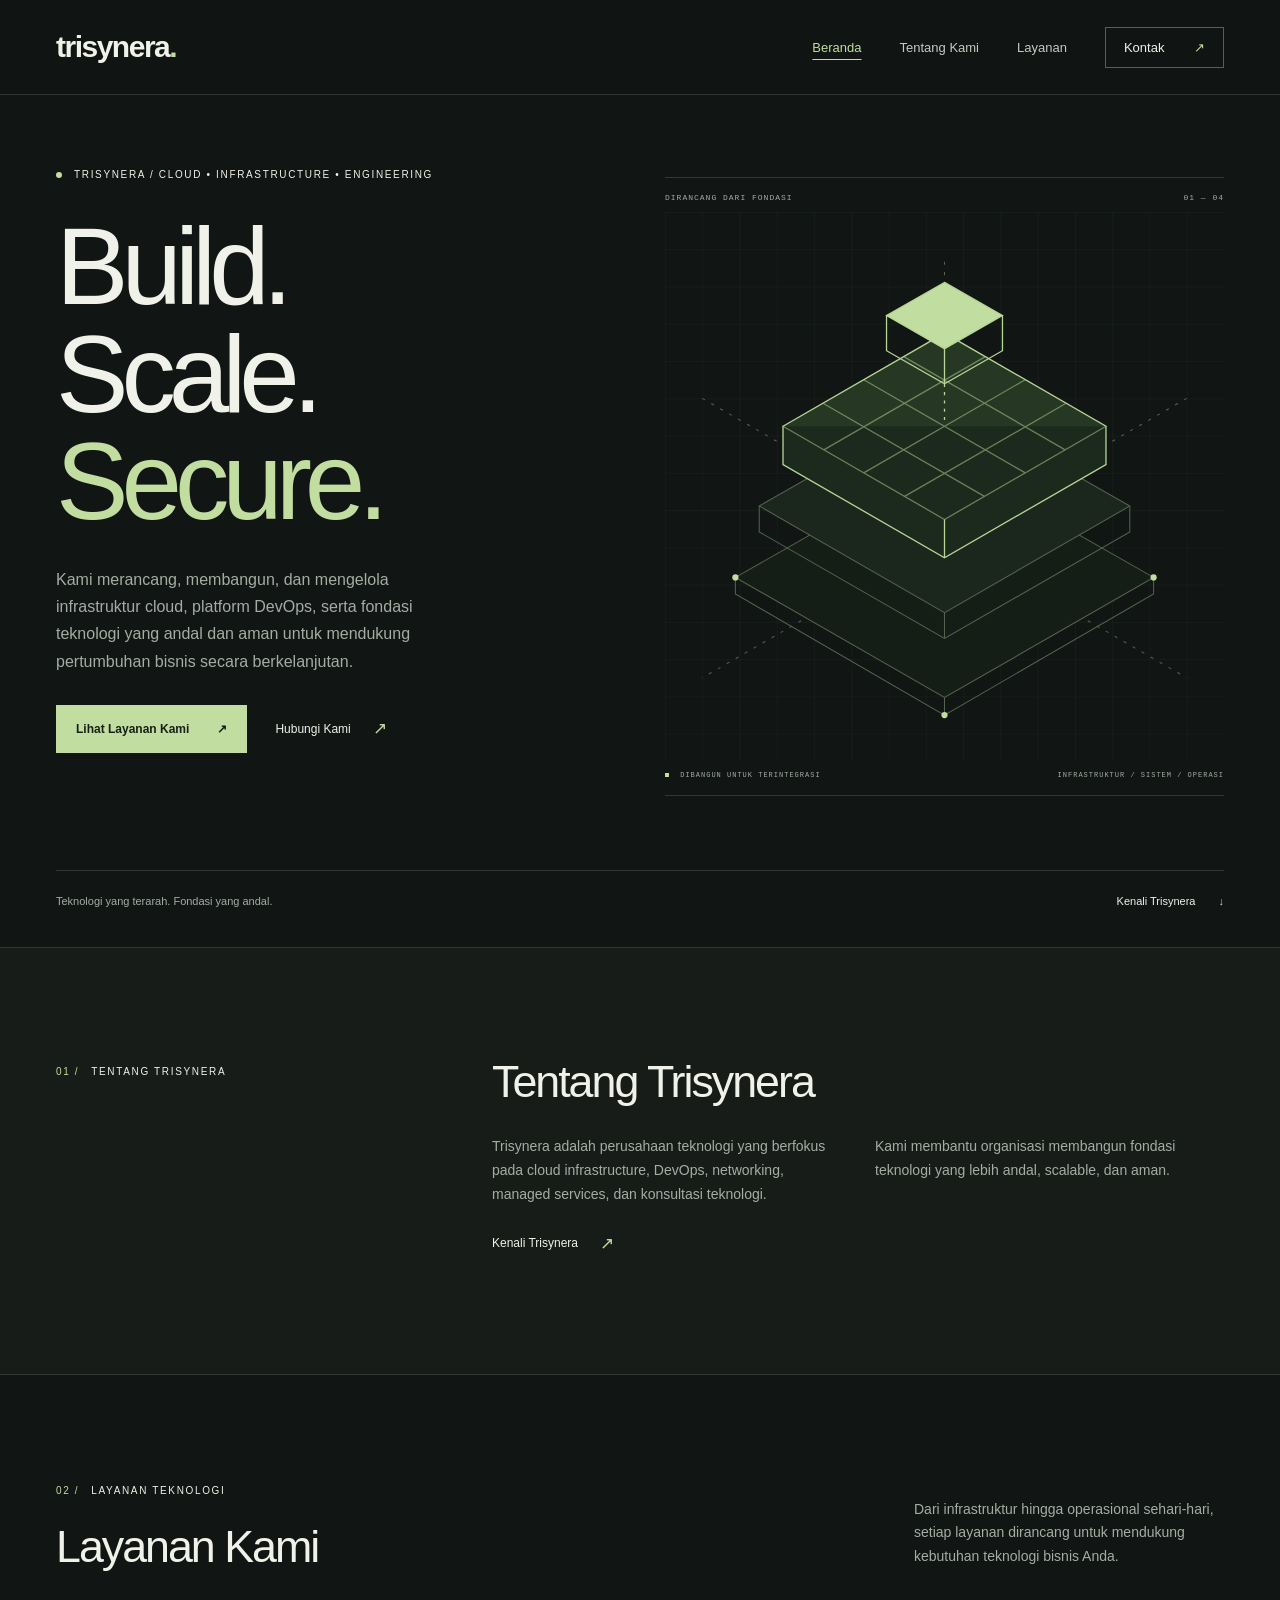
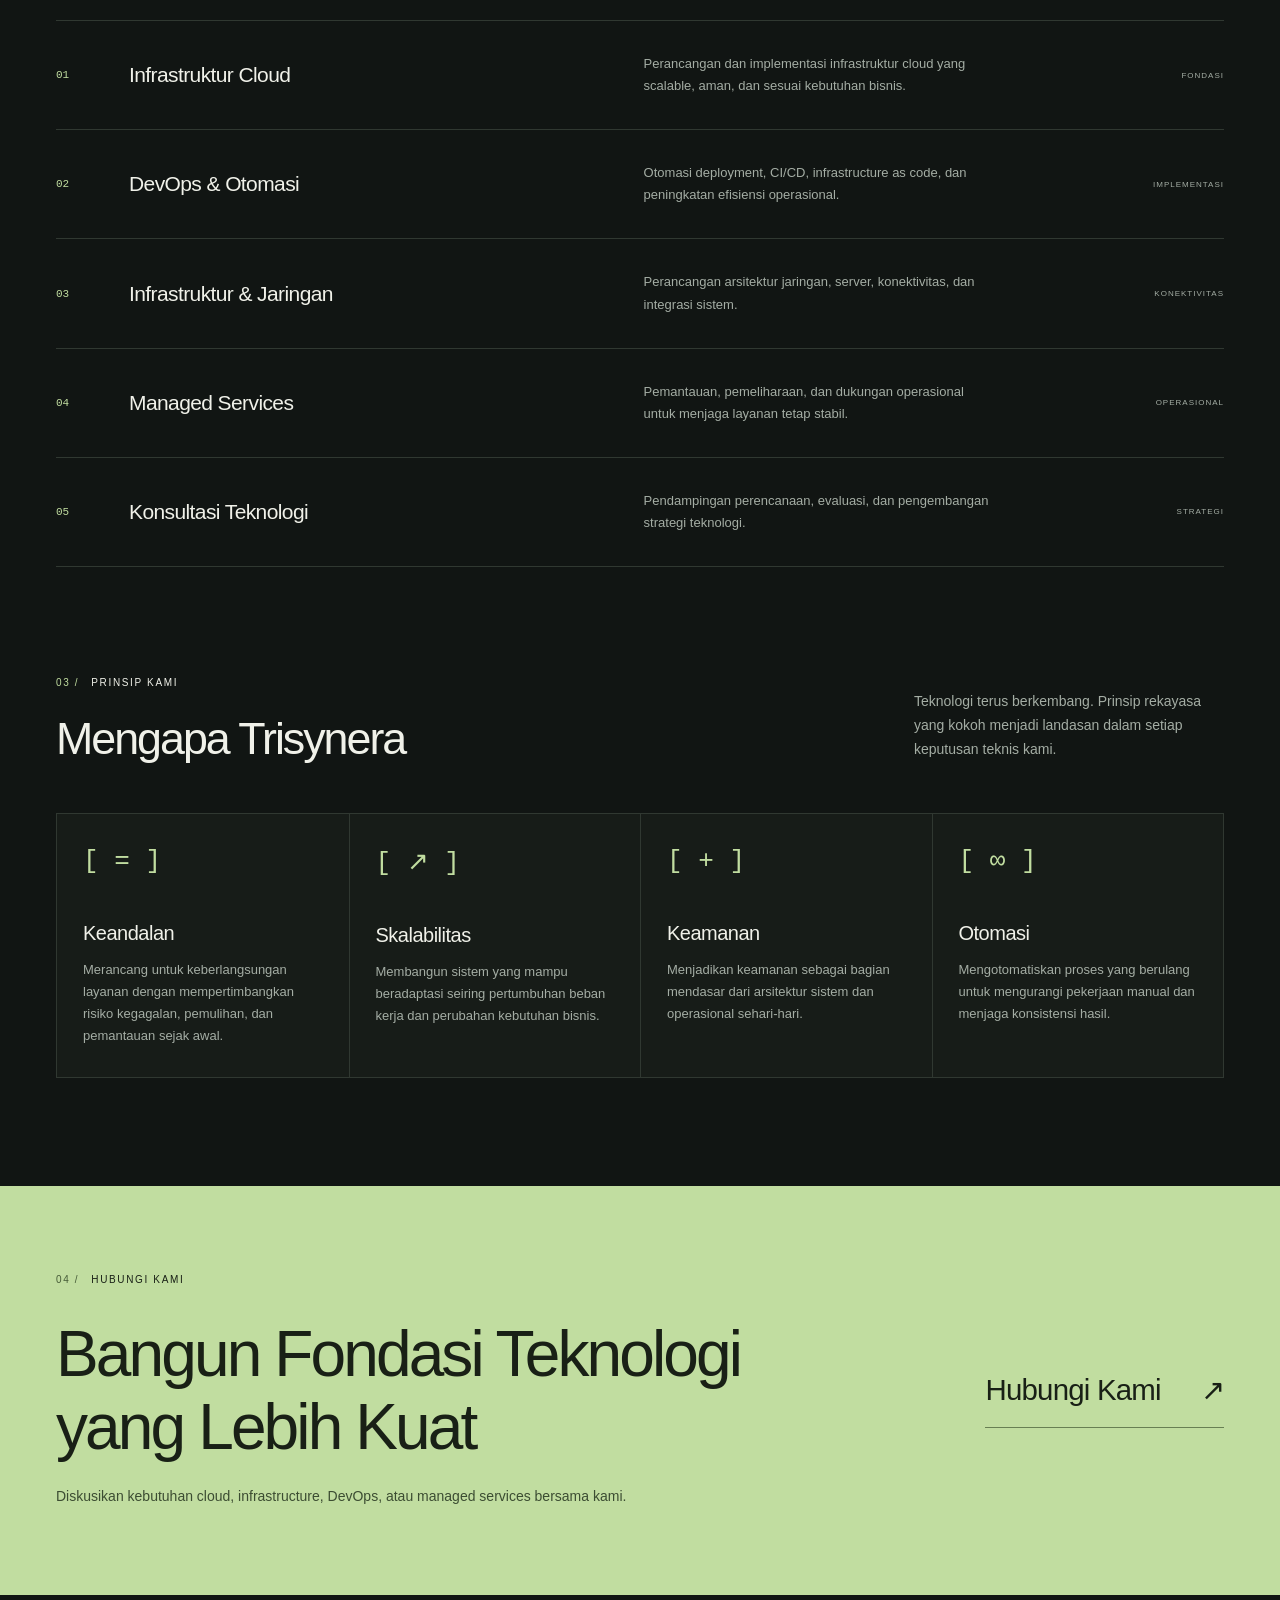
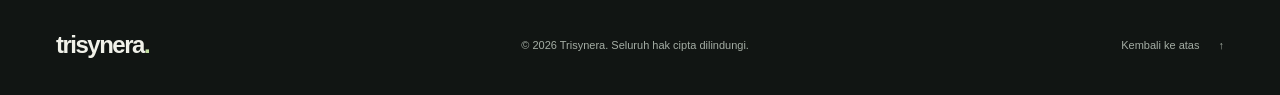
<file: index.html>
<!doctype html>
<html lang="id">
  <head>
    <meta charset="utf-8">
    <meta name="viewport" content="width=device-width, initial-scale=1">
    <meta name="theme-color" content="#111513">
    <title>Trisynera — Build. Scale. Secure.</title>
    <meta name="description" content="Trisynera membantu organisasi membangun infrastruktur cloud, platform DevOps, dan fondasi teknologi yang andal, scalable, dan aman untuk mendukung pertumbuhan bisnis.">
    <link rel="canonical" href="https://trisynera.com/">
    <meta property="og:title" content="Trisynera — Build. Scale. Secure.">
    <meta property="og:description" content="Infrastruktur yang andal, scalable, dan aman. Trisynera mendukung kebutuhan cloud, DevOps, jaringan, managed services, dan konsultasi teknologi.">
    <meta property="og:type" content="website">
    <meta property="og:url" content="https://trisynera.com/">
    <link rel="stylesheet" href="/assets/css/style.css">
    <script src="/assets/js/main.js" defer></script>
  </head>
  <body id="top">
    <a class="skip-link" href="#main">Lewati ke konten utama</a>
    <header class="site-header">
      <div class="container header-inner">
        <a class="wordmark" href="/" aria-label="Beranda Trisynera">trisynera<span aria-hidden="true">.</span></a>
        <button class="menu-toggle" type="button" aria-expanded="false" aria-controls="primary-navigation">Menu <span aria-hidden="true">+</span></button>
        <nav id="primary-navigation" aria-label="Navigasi utama">
          <a href="/" aria-current="page">Beranda</a>
          <a href="/about/">Tentang Kami</a>
          <a href="/services/">Layanan</a>
          <a class="nav-contact" href="/contact/">Kontak <span aria-hidden="true">↗</span></a>
        </nav>
      </div>
    </header>

    <main id="main" tabindex="-1">
      <section class="hero container" id="home" aria-labelledby="hero-title">
        <div class="hero-copy">
          <p class="eyebrow"><span class="status-dot" aria-hidden="true"></span> TRISYNERA / CLOUD • INFRASTRUCTURE • ENGINEERING</p>
          <h1 id="hero-title" lang="en">Build.<br>Scale.<br><span>Secure.</span></h1>
          <p class="hero-description">Kami merancang, membangun, dan mengelola infrastruktur cloud, platform DevOps, serta fondasi teknologi yang andal dan aman untuk mendukung pertumbuhan bisnis secara berkelanjutan.</p>
          <div class="hero-actions">
            <a class="button button-primary" href="/services/">Lihat Layanan Kami <span aria-hidden="true">↗</span></a>
            <a class="text-link" href="/contact/">Hubungi Kami <span aria-hidden="true">↗</span></a>
          </div>
        </div>
        <div class="hero-visual" aria-hidden="true">
          <div class="visual-topline"><span>DIRANCANG DARI FONDASI</span><span>01 — 04</span></div>
          <svg class="architecture" viewBox="0 0 540 530" fill="none">
            <defs>
              <pattern id="grid" width="36" height="36" patternUnits="userSpaceOnUse"><path d="M36 0H0V36" stroke="#26312a" stroke-width=".5"/></pattern>
            </defs>
            <rect width="540" height="530" fill="url(#grid)"/>
            <g stroke="#52634f" stroke-width="1">
              <path d="M270 48V480M36 180L504 450M504 180L36 450" stroke-dasharray="3 7"/>
              <path d="M68 353L270 238L472 353L270 469Z" fill="#151d17"/>
              <path d="M68 353V369L270 486L472 369V353M270 469V486"/>
              <path d="M91 284L270 182L449 284L270 387Z" fill="#1b261c"/>
              <path d="M91 284V309L270 412L449 309V284M270 387V412"/>
            </g>
            <g stroke="#b8d695" stroke-width="1.25">
              <path d="M114 207L270 117L426 207L270 297Z" fill="#263824"/>
              <path d="M114 207V244L270 334L426 244V207M270 297V334" fill="#1b2a1d"/>
              <path d="M114 207L270 297L426 207M153 185L309 275M192 162L348 252M231 140L387 230M153 230L309 140M192 252L348 162M231 275L387 185" opacity=".5"/>
              <path d="M270 68L326 100L270 132L214 100Z" fill="#c1dda0"/>
              <path d="M214 100V134L270 166L326 134V100M270 132V166"/>
              <path d="M270 166V205" stroke-dasharray="3 5"/>
            </g>
            <g fill="#c1dda0"><circle cx="68" cy="353" r="3"/><circle cx="472" cy="353" r="3"/><circle cx="270" cy="486" r="3"/></g>
          </svg>
          <div class="visual-bottomline"><span><i></i> DIBANGUN UNTUK TERINTEGRASI</span><span>INFRASTRUKTUR / SISTEM / OPERASI</span></div>
        </div>
        <div class="hero-footnote"><span>Teknologi yang terarah. Fondasi yang andal.</span><a href="/about/">Kenali Trisynera <span aria-hidden="true">↓</span></a></div>
      </section>

      <section class="section about-section" id="about" aria-labelledby="about-title">
        <div class="container section-layout reveal">
          <p class="eyebrow section-label"><span>01 /</span> TENTANG TRISYNERA</p>
          <div class="section-content">
            <h2 id="about-title">Tentang Trisynera</h2>
            <div class="about-copy"><p>Trisynera adalah perusahaan teknologi yang berfokus pada cloud infrastructure, DevOps, networking, managed services, dan konsultasi teknologi.</p><p>Kami membantu organisasi membangun fondasi teknologi yang lebih andal, scalable, dan aman.</p></div>
            <a class="text-link" href="/about/">Kenali Trisynera <span aria-hidden="true">↗</span></a>
          </div>
        </div>
      </section>

      <section class="section" id="services" aria-labelledby="services-title">
        <div class="container">
          <div class="section-heading reveal"><div><p class="eyebrow"><span>02 /</span> LAYANAN TEKNOLOGI</p><h2 id="services-title">Layanan Kami</h2></div><p>Dari infrastruktur hingga operasional sehari-hari, setiap layanan dirancang untuk mendukung kebutuhan teknologi bisnis Anda.</p></div>
          <div class="services-list">
            <article class="service reveal"><span class="service-number" aria-hidden="true">01</span><h3><a href="/services/">Infrastruktur Cloud</a></h3><p>Perancangan dan implementasi infrastruktur cloud yang scalable, aman, dan sesuai kebutuhan bisnis.</p><span class="service-tag">FONDASI</span></article>
            <article class="service reveal"><span class="service-number" aria-hidden="true">02</span><h3><a href="/services/">DevOps &amp; Otomasi</a></h3><p>Otomasi deployment, CI/CD, infrastructure as code, dan peningkatan efisiensi operasional.</p><span class="service-tag">IMPLEMENTASI</span></article>
            <article class="service reveal"><span class="service-number" aria-hidden="true">03</span><h3><a href="/services/">Infrastruktur &amp; Jaringan</a></h3><p>Perancangan arsitektur jaringan, server, konektivitas, dan integrasi sistem.</p><span class="service-tag">KONEKTIVITAS</span></article>
            <article class="service reveal"><span class="service-number" aria-hidden="true">04</span><h3><a href="/services/">Managed Services</a></h3><p>Pemantauan, pemeliharaan, dan dukungan operasional untuk menjaga layanan tetap stabil.</p><span class="service-tag">OPERASIONAL</span></article>
            <article class="service reveal"><span class="service-number" aria-hidden="true">05</span><h3><a href="/services/">Konsultasi Teknologi</a></h3><p>Pendampingan perencanaan, evaluasi, dan pengembangan strategi teknologi.</p><span class="service-tag">STRATEGI</span></article>
          </div>
        </div>
      </section>

      <section class="section principles-section" aria-labelledby="principles-title">
        <div class="container">
          <div class="section-heading reveal"><div><p class="eyebrow"><span>03 /</span> PRINSIP KAMI</p><h2 id="principles-title">Mengapa Trisynera</h2></div><p>Teknologi terus berkembang. Prinsip rekayasa yang kokoh menjadi landasan dalam setiap keputusan teknis kami.</p></div>
          <div class="principles-grid">
            <article class="principle reveal"><span class="principle-symbol" aria-hidden="true">[ = ]</span><h3>Keandalan</h3><p>Merancang untuk keberlangsungan layanan dengan mempertimbangkan risiko kegagalan, pemulihan, dan pemantauan sejak awal.</p></article>
            <article class="principle reveal"><span class="principle-symbol" aria-hidden="true">[ ↗ ]</span><h3>Skalabilitas</h3><p>Membangun sistem yang mampu beradaptasi seiring pertumbuhan beban kerja dan perubahan kebutuhan bisnis.</p></article>
            <article class="principle reveal"><span class="principle-symbol" aria-hidden="true">[ + ]</span><h3>Keamanan</h3><p>Menjadikan keamanan sebagai bagian mendasar dari arsitektur sistem dan operasional sehari-hari.</p></article>
            <article class="principle reveal"><span class="principle-symbol" aria-hidden="true">[ ∞ ]</span><h3>Otomasi</h3><p>Mengotomatiskan proses yang berulang untuk mengurangi pekerjaan manual dan menjaga konsistensi hasil.</p></article>
          </div>
        </div>
      </section>

      <section class="contact-section" id="contact" aria-labelledby="contact-title">
        <div class="container contact-inner reveal"><div><p class="eyebrow"><span>04 /</span> HUBUNGI KAMI</p><h2 id="contact-title">Bangun Fondasi Teknologi<br>yang Lebih Kuat</h2><p>Diskusikan kebutuhan cloud, infrastructure, DevOps, atau managed services bersama kami.</p></div><a class="contact-email" href="/contact/">Hubungi Kami <span aria-hidden="true">↗</span></a></div>
      </section>
    </main>

    <footer class="site-footer"><div class="container footer-inner"><a class="wordmark" href="/" aria-label="Beranda Trisynera">trisynera<span aria-hidden="true">.</span></a><p>© 2026 Trisynera. Seluruh hak cipta dilindungi.</p><a class="back-top" href="#top">Kembali ke atas <span aria-hidden="true">↑</span></a></div></footer>
  </body>
</html>
</file>
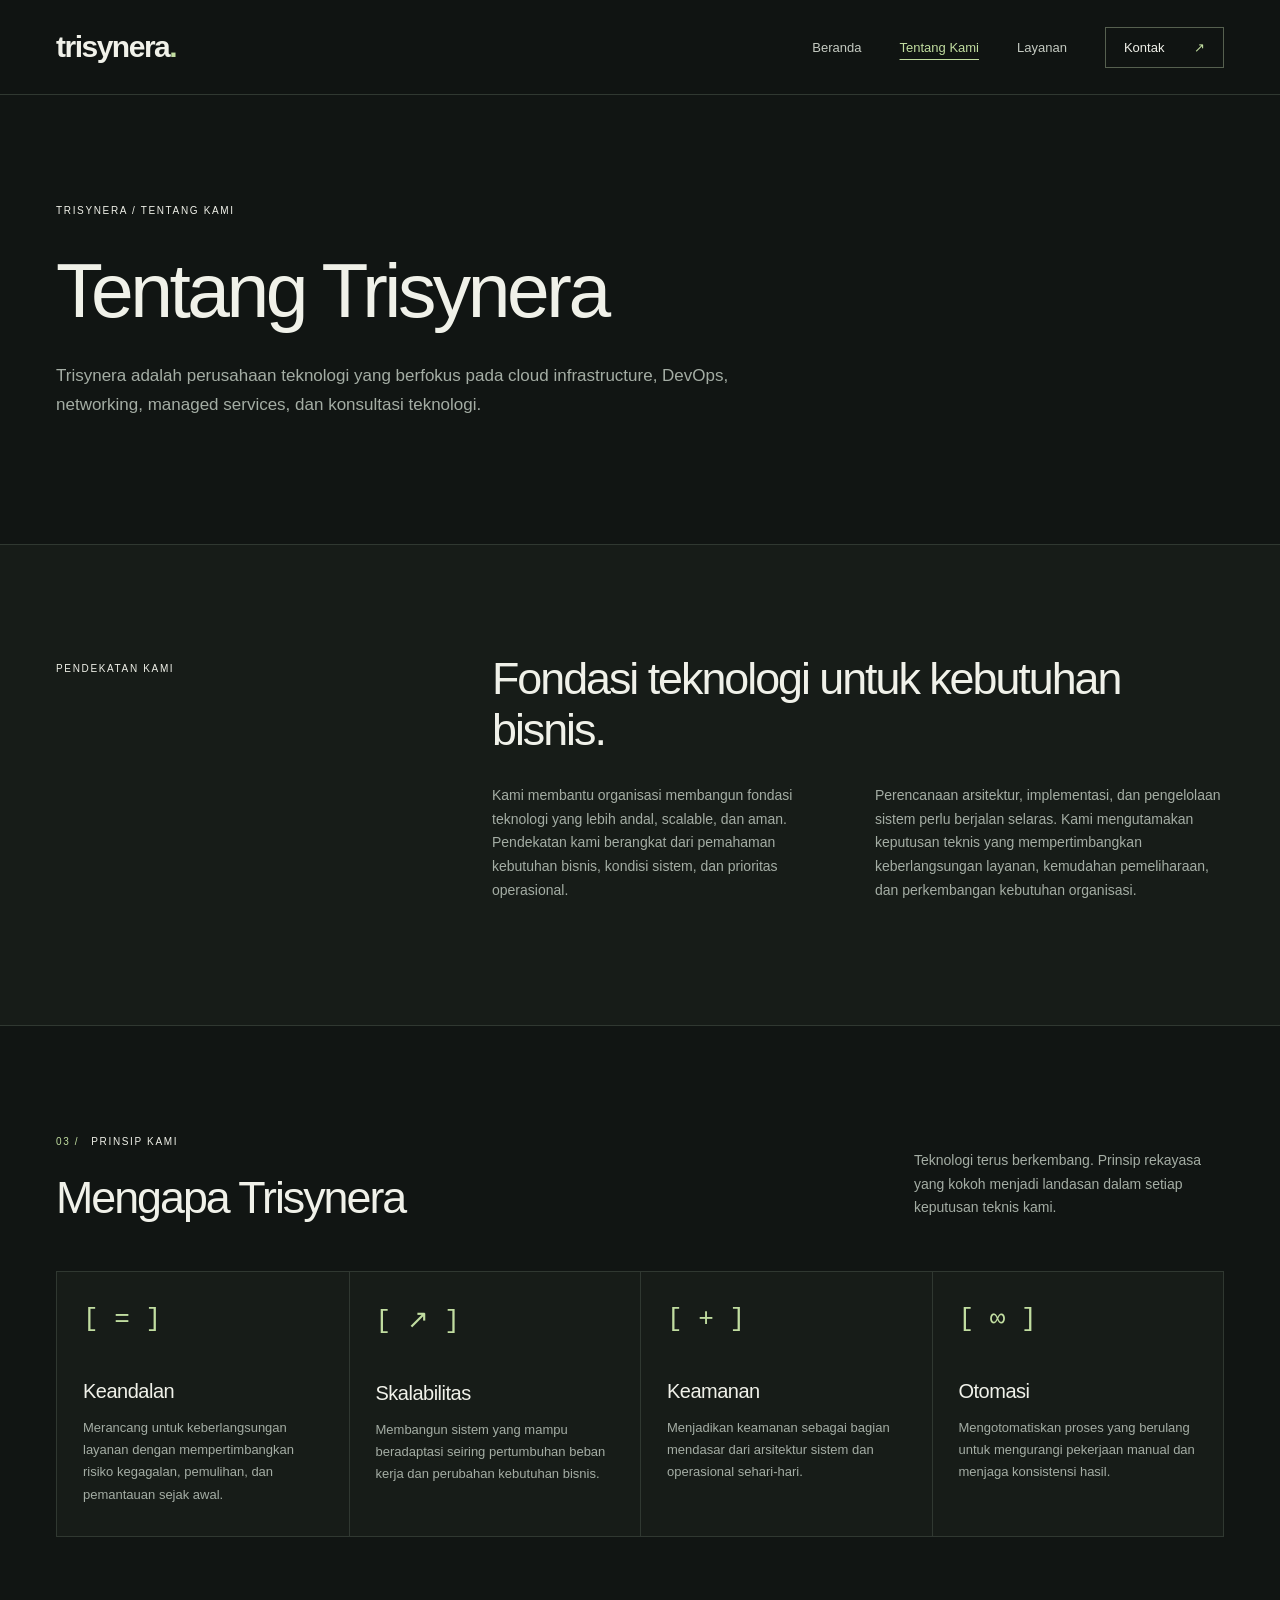
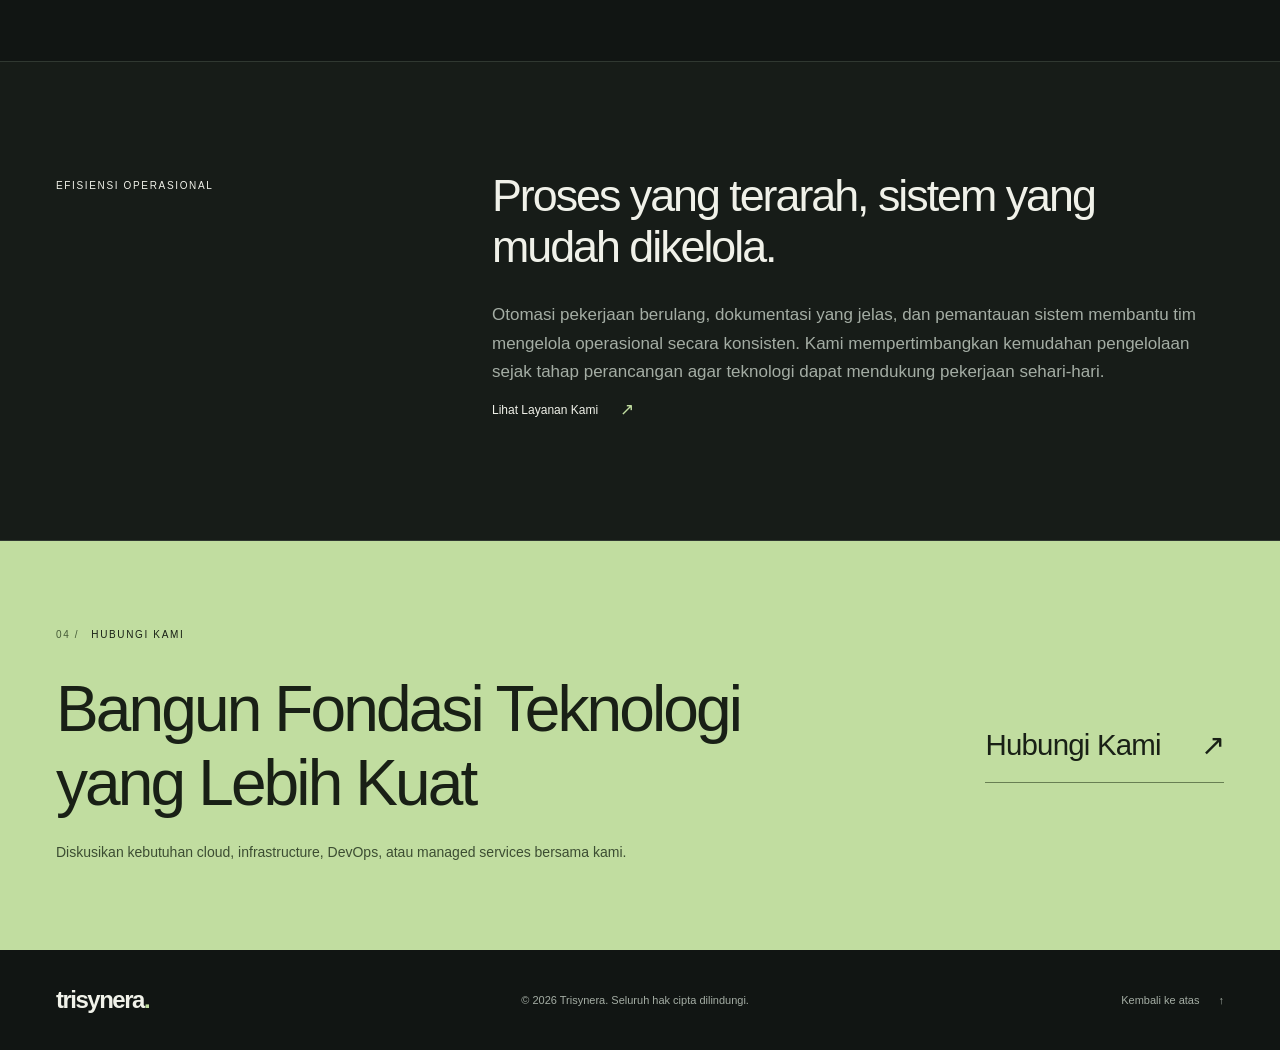
<file: about/index.html>
<!doctype html>
<html lang="id">
  <head>
    <meta charset="utf-8">
    <meta name="viewport" content="width=device-width, initial-scale=1">
    <meta name="theme-color" content="#111513">
    <title>Tentang Trisynera — Trisynera</title>
    <meta name="description" content="Kenali Trisynera dan pendekatan kami terhadap keandalan, skalabilitas, keamanan, otomasi, serta efisiensi operasional teknologi.">
    <link rel="canonical" href="https://trisynera.com/about/">
    <meta property="og:title" content="Tentang Trisynera — Trisynera">
    <meta property="og:description" content="Kenali Trisynera dan pendekatan kami terhadap keandalan, skalabilitas, keamanan, otomasi, serta efisiensi operasional teknologi.">
    <meta property="og:type" content="website">
    <meta property="og:url" content="https://trisynera.com/about/">
    <link rel="stylesheet" href="/assets/css/style.css">
    <script src="/assets/js/main.js" defer></script>
  </head>
  <body id="top">
    <a class="skip-link" href="#main">Lewati ke konten utama</a>
    <header class="site-header">
      <div class="container header-inner">
        <a class="wordmark" href="/" aria-label="Beranda Trisynera">trisynera<span aria-hidden="true">.</span></a>
        <button class="menu-toggle" type="button" aria-expanded="false" aria-controls="primary-navigation">Menu <span aria-hidden="true">+</span></button>
        <nav id="primary-navigation" aria-label="Navigasi utama">
          <a href="/">Beranda</a>
          <a href="/about/" aria-current="page">Tentang Kami</a>
          <a href="/services/">Layanan</a>
          <a class="nav-contact" href="/contact/">Kontak <span aria-hidden="true">↗</span></a>
        </nav>
      </div>
    </header>

    <main id="main" tabindex="-1">
      <section class="section page-intro container" aria-labelledby="page-title">
        <p class="eyebrow">TRISYNERA / TENTANG KAMI</p>
        <h1 id="page-title">Tentang Trisynera</h1>
        <p class="page-lead">Trisynera adalah perusahaan teknologi yang berfokus pada cloud infrastructure, DevOps, networking, managed services, dan konsultasi teknologi.</p>
      </section>
      <section class="section about-section" aria-labelledby="approach-title">
        <div class="container section-layout reveal">
          <p class="eyebrow section-label">PENDEKATAN KAMI</p>
          <div class="section-content">
            <h2 id="approach-title">Fondasi teknologi untuk kebutuhan bisnis.</h2>
            <div class="about-copy"><p>Kami membantu organisasi membangun fondasi teknologi yang lebih andal, scalable, dan aman. Pendekatan kami berangkat dari pemahaman kebutuhan bisnis, kondisi sistem, dan prioritas operasional.</p><p>Perencanaan arsitektur, implementasi, dan pengelolaan sistem perlu berjalan selaras. Kami mengutamakan keputusan teknis yang mempertimbangkan keberlangsungan layanan, kemudahan pemeliharaan, dan perkembangan kebutuhan organisasi.</p></div>
          </div>
        </div>
      </section>
      <section class="section" aria-labelledby="principles-title">
        <div class="container">
          <div class="section-heading reveal"><div><p class="eyebrow"><span>03 /</span> PRINSIP KAMI</p><h2 id="principles-title">Mengapa Trisynera</h2></div><p>Teknologi terus berkembang. Prinsip rekayasa yang kokoh menjadi landasan dalam setiap keputusan teknis kami.</p></div>
          <div class="principles-grid">
            <article class="principle reveal"><span class="principle-symbol" aria-hidden="true">[ = ]</span><h3>Keandalan</h3><p>Merancang untuk keberlangsungan layanan dengan mempertimbangkan risiko kegagalan, pemulihan, dan pemantauan sejak awal.</p></article>
            <article class="principle reveal"><span class="principle-symbol" aria-hidden="true">[ ↗ ]</span><h3>Skalabilitas</h3><p>Membangun sistem yang mampu beradaptasi seiring pertumbuhan beban kerja dan perubahan kebutuhan bisnis.</p></article>
            <article class="principle reveal"><span class="principle-symbol" aria-hidden="true">[ + ]</span><h3>Keamanan</h3><p>Menjadikan keamanan sebagai bagian mendasar dari arsitektur sistem dan operasional sehari-hari.</p></article>
            <article class="principle reveal"><span class="principle-symbol" aria-hidden="true">[ ∞ ]</span><h3>Otomasi</h3><p>Mengotomatiskan proses yang berulang untuk mengurangi pekerjaan manual dan menjaga konsistensi hasil.</p></article>
          </div>
        </div>
      </section>

      <section class="section about-section" aria-labelledby="efficiency-title">
        <div class="container section-layout reveal"><p class="eyebrow section-label">EFISIENSI OPERASIONAL</p><div class="section-content"><h2 id="efficiency-title">Proses yang terarah, sistem yang mudah dikelola.</h2><p class="page-lead">Otomasi pekerjaan berulang, dokumentasi yang jelas, dan pemantauan sistem membantu tim mengelola operasional secara konsisten. Kami mempertimbangkan kemudahan pengelolaan sejak tahap perancangan agar teknologi dapat mendukung pekerjaan sehari-hari.</p><a class="text-link" href="/services/">Lihat Layanan Kami <span aria-hidden="true">↗</span></a></div></div>
      </section>
      <section class="contact-section" id="contact" aria-labelledby="contact-title">
        <div class="container contact-inner reveal"><div><p class="eyebrow"><span>04 /</span> HUBUNGI KAMI</p><h2 id="contact-title">Bangun Fondasi Teknologi<br>yang Lebih Kuat</h2><p>Diskusikan kebutuhan cloud, infrastructure, DevOps, atau managed services bersama kami.</p></div><a class="contact-email" href="/contact/">Hubungi Kami <span aria-hidden="true">↗</span></a></div>
      </section>
    </main>

    <footer class="site-footer"><div class="container footer-inner"><a class="wordmark" href="/" aria-label="Beranda Trisynera">trisynera<span aria-hidden="true">.</span></a><p>© 2026 Trisynera. Seluruh hak cipta dilindungi.</p><a class="back-top" href="#top">Kembali ke atas <span aria-hidden="true">↑</span></a></div></footer>
  </body>
</html>
</file>
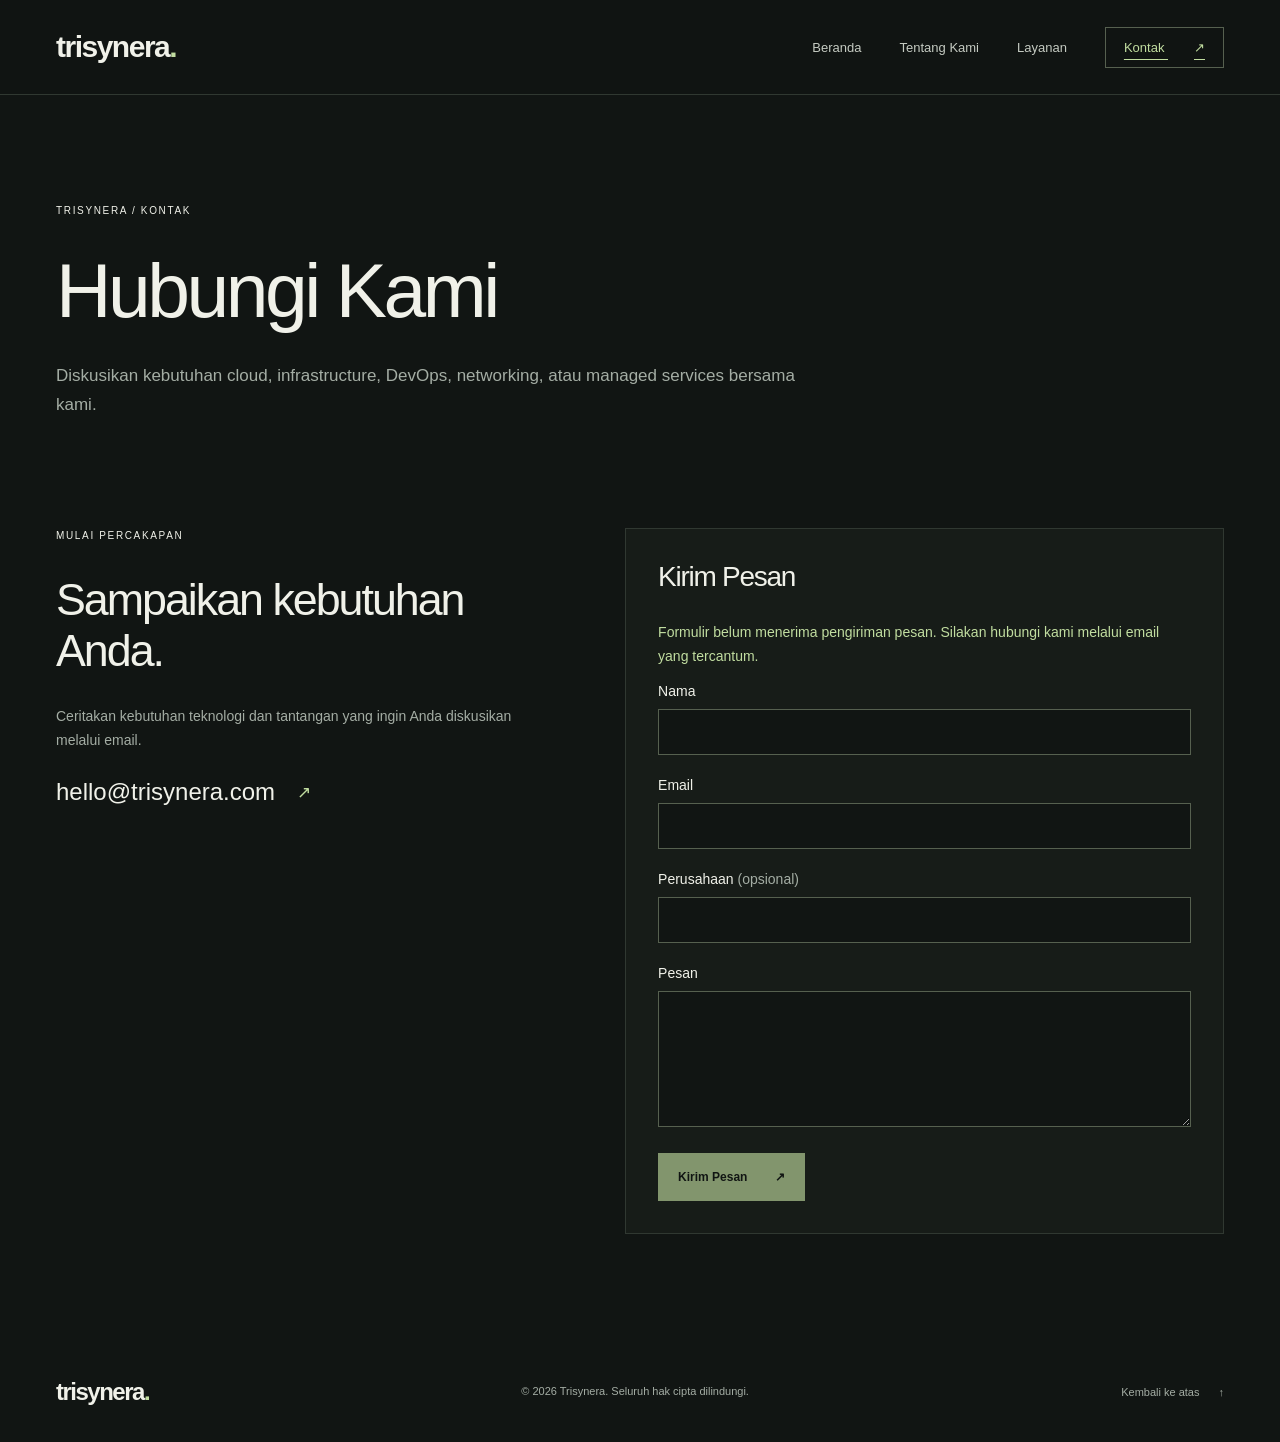
<file: contact/index.html>
<!doctype html>
<html lang="id">
  <head>
    <meta charset="utf-8">
    <meta name="viewport" content="width=device-width, initial-scale=1">
    <meta name="theme-color" content="#111513">
    <title>Hubungi Kami — Trisynera</title>
    <meta name="description" content="Hubungi Trisynera untuk mendiskusikan kebutuhan cloud, infrastruktur, DevOps, networking, atau managed services melalui hello@trisynera.com.">
    <link rel="canonical" href="https://trisynera.com/contact/">
    <meta property="og:title" content="Hubungi Kami — Trisynera">
    <meta property="og:description" content="Hubungi Trisynera untuk mendiskusikan kebutuhan cloud, infrastruktur, DevOps, networking, atau managed services melalui hello@trisynera.com.">
    <meta property="og:type" content="website">
    <meta property="og:url" content="https://trisynera.com/contact/">
    <link rel="stylesheet" href="/assets/css/style.css">
    <script src="/assets/js/main.js" defer></script>
  </head>
  <body id="top">
    <a class="skip-link" href="#main">Lewati ke konten utama</a>
    <header class="site-header">
      <div class="container header-inner">
        <a class="wordmark" href="/" aria-label="Beranda Trisynera">trisynera<span aria-hidden="true">.</span></a>
        <button class="menu-toggle" type="button" aria-expanded="false" aria-controls="primary-navigation">Menu <span aria-hidden="true">+</span></button>
        <nav id="primary-navigation" aria-label="Navigasi utama">
          <a href="/">Beranda</a>
          <a href="/about/">Tentang Kami</a>
          <a href="/services/">Layanan</a>
          <a class="nav-contact" href="/contact/" aria-current="page">Kontak <span aria-hidden="true">↗</span></a>
        </nav>
      </div>
    </header>

    <main id="main" tabindex="-1">
      <section class="section page-intro container" aria-labelledby="page-title">
        <p class="eyebrow">TRISYNERA / KONTAK</p>
        <h1 id="page-title">Hubungi Kami</h1>
        <p class="page-lead">Diskusikan kebutuhan cloud, infrastructure, DevOps, networking, atau managed services bersama kami.</p>
      </section>
      <section class="container contact-layout" aria-labelledby="email-title">
        <div><p class="eyebrow">MULAI PERCAKAPAN</p><h2 id="email-title">Sampaikan kebutuhan Anda.</h2><p class="detail-description">Ceritakan kebutuhan teknologi dan tantangan yang ingin Anda diskusikan melalui email.</p><a class="text-link email-address" href="mailto:hello@trisynera.com">hello@trisynera.com <span aria-hidden="true">↗</span></a></div>
        <form class="contact-form" aria-labelledby="form-title" aria-describedby="form-status">
          <h2 id="form-title">Kirim Pesan</h2>
          <p id="form-status" class="form-notice" role="status">Formulir belum menerima pengiriman pesan. Silakan hubungi kami melalui email yang tercantum.</p>
          <!-- UI only: no backend is configured. Integrate a Cloudflare Worker,
               a Cloudflare-compatible form service, or another form backend here.
               Set the real action and method="post", remove the disabled fieldset,
               and replace the submission guard in /assets/js/main.js only after
               server-side validation and accessible success/error handling are ready. -->
          <fieldset disabled aria-describedby="form-status">
            <legend class="visually-hidden">Detail pesan (pengiriman belum tersedia)</legend>
            <div class="form-field"><label for="name">Nama</label><input id="name" name="name" autocomplete="name" required></div>
            <div class="form-field"><label for="email">Email</label><input id="email" name="email" type="email" autocomplete="email" required></div>
            <div class="form-field"><label for="company">Perusahaan <span>(opsional)</span></label><input id="company" name="company" autocomplete="organization"></div>
            <div class="form-field"><label for="message">Pesan</label><textarea id="message" name="message" rows="6" required></textarea></div>
            <button class="button button-primary" type="submit" disabled>Kirim Pesan <span aria-hidden="true">↗</span></button>
          </fieldset>
        </form>
      </section>
    </main>

    <footer class="site-footer"><div class="container footer-inner"><a class="wordmark" href="/" aria-label="Beranda Trisynera">trisynera<span aria-hidden="true">.</span></a><p>© 2026 Trisynera. Seluruh hak cipta dilindungi.</p><a class="back-top" href="#top">Kembali ke atas <span aria-hidden="true">↑</span></a></div></footer>
  </body>
</html>
</file>
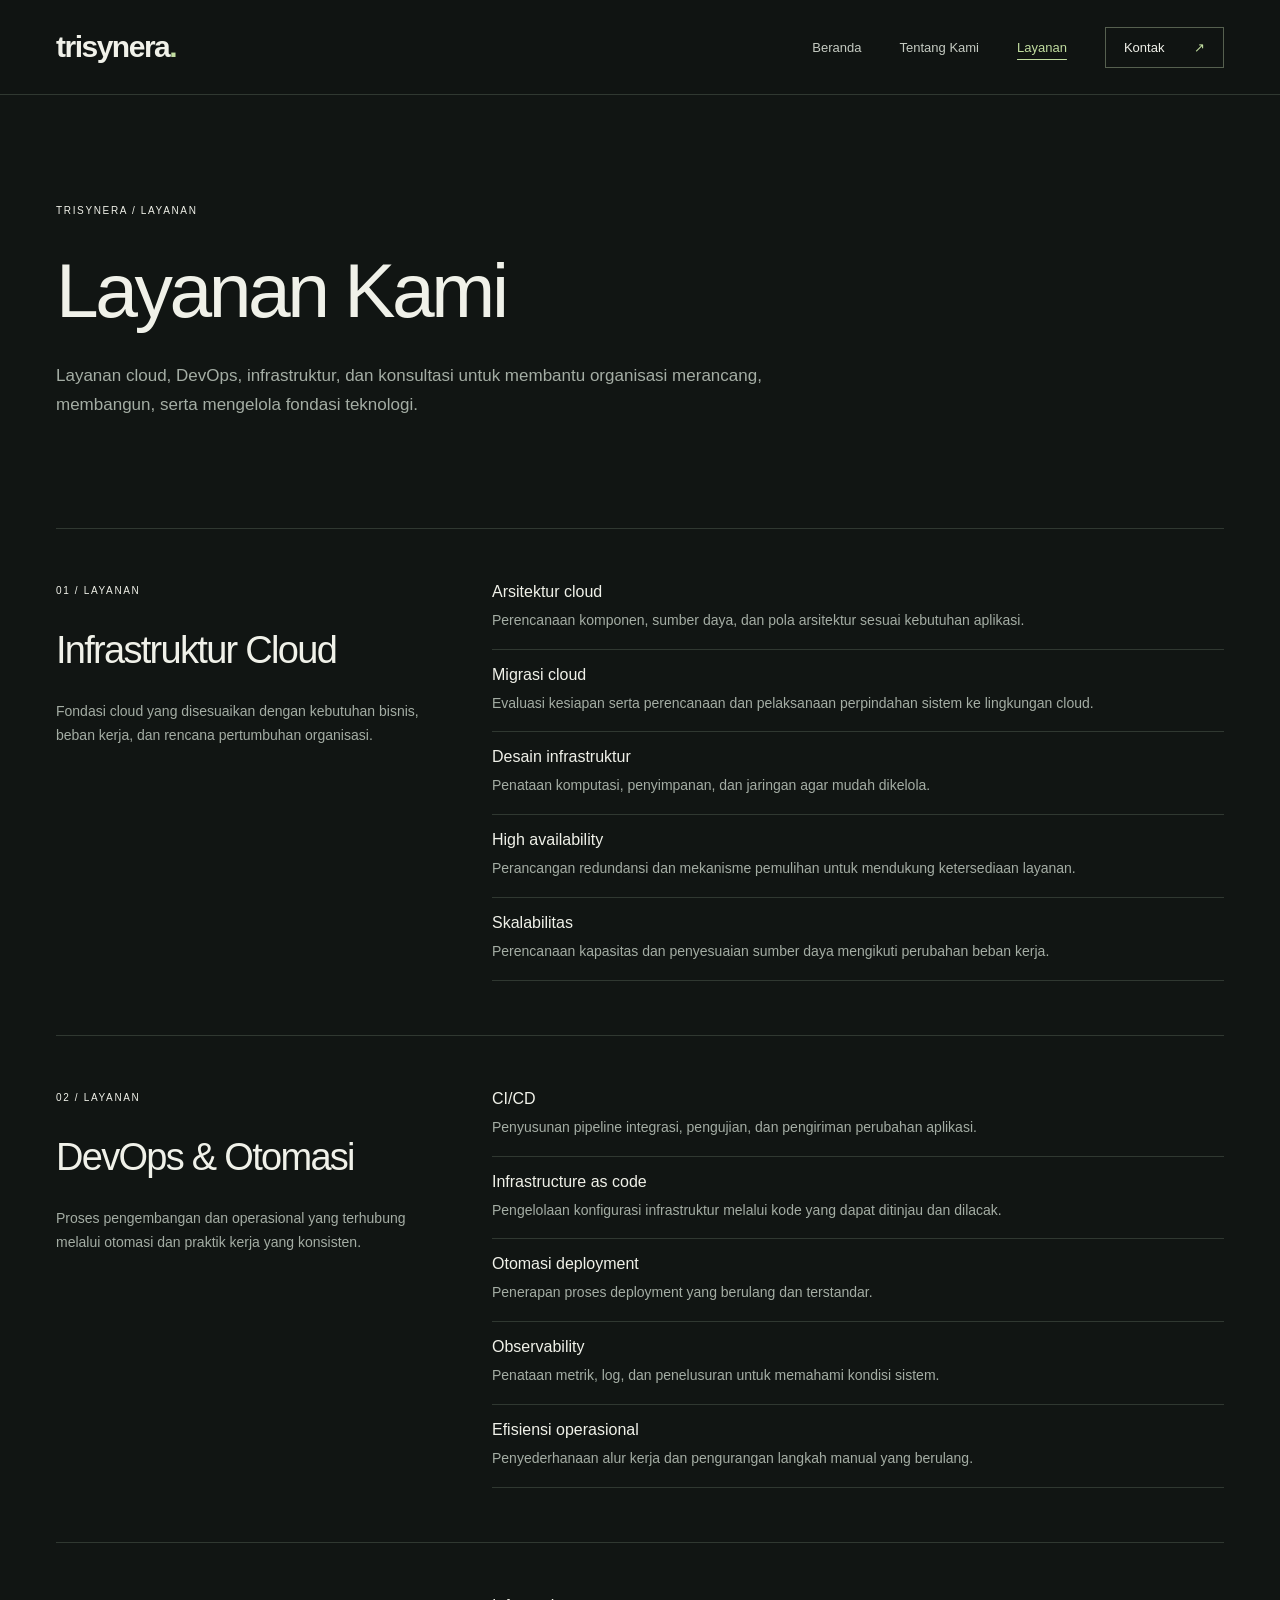
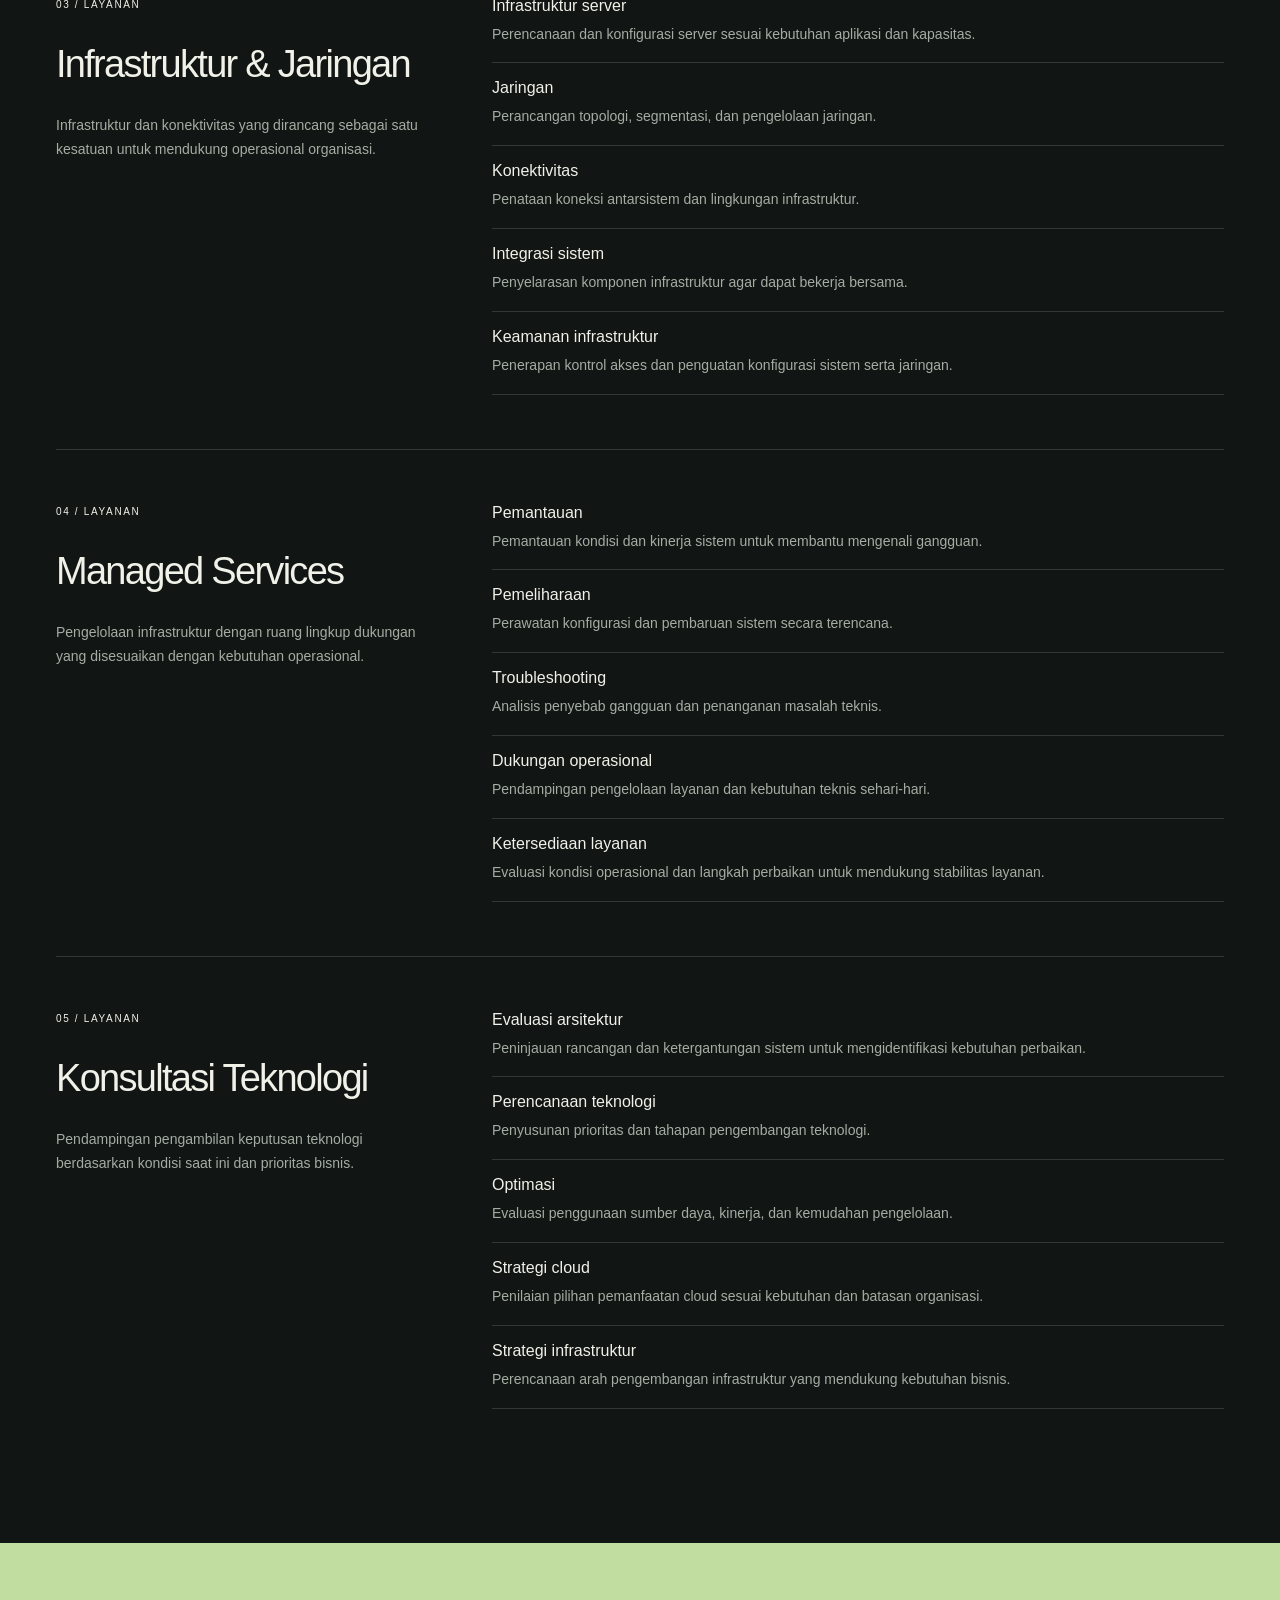
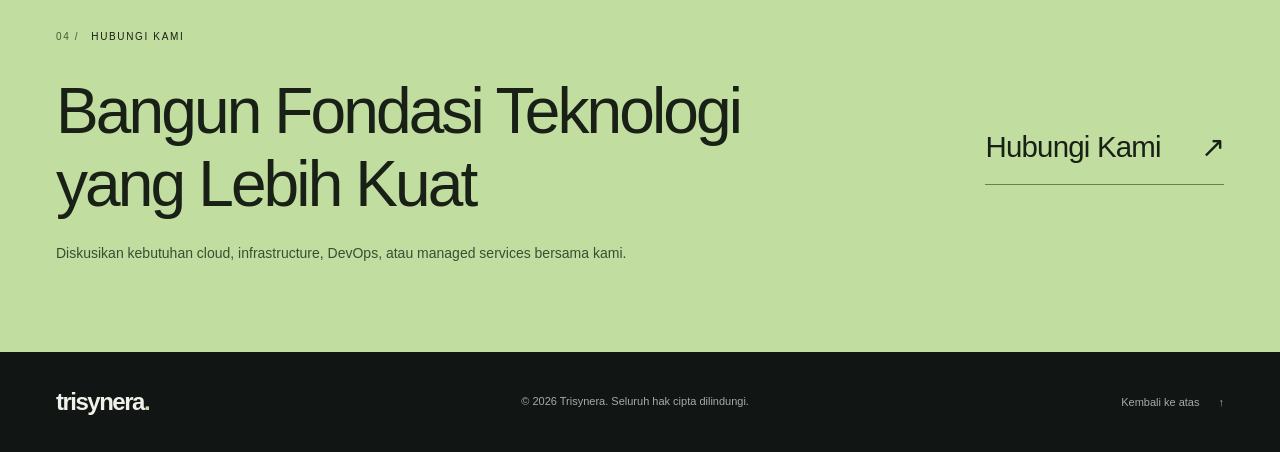
<file: services/index.html>
<!doctype html>
<html lang="id">
  <head>
    <meta charset="utf-8">
    <meta name="viewport" content="width=device-width, initial-scale=1">
    <meta name="theme-color" content="#111513">
    <title>Layanan Kami — Trisynera</title>
    <meta name="description" content="Jelajahi layanan infrastruktur cloud, DevOps dan otomasi, infrastruktur dan jaringan, managed services, serta konsultasi teknologi Trisynera.">
    <link rel="canonical" href="https://trisynera.com/services/">
    <meta property="og:title" content="Layanan Kami — Trisynera">
    <meta property="og:description" content="Jelajahi layanan infrastruktur cloud, DevOps dan otomasi, infrastruktur dan jaringan, managed services, serta konsultasi teknologi Trisynera.">
    <meta property="og:type" content="website">
    <meta property="og:url" content="https://trisynera.com/services/">
    <link rel="stylesheet" href="/assets/css/style.css">
    <script src="/assets/js/main.js" defer></script>
  </head>
  <body id="top">
    <a class="skip-link" href="#main">Lewati ke konten utama</a>
    <header class="site-header">
      <div class="container header-inner">
        <a class="wordmark" href="/" aria-label="Beranda Trisynera">trisynera<span aria-hidden="true">.</span></a>
        <button class="menu-toggle" type="button" aria-expanded="false" aria-controls="primary-navigation">Menu <span aria-hidden="true">+</span></button>
        <nav id="primary-navigation" aria-label="Navigasi utama">
          <a href="/">Beranda</a>
          <a href="/about/">Tentang Kami</a>
          <a href="/services/" aria-current="page">Layanan</a>
          <a class="nav-contact" href="/contact/">Kontak <span aria-hidden="true">↗</span></a>
        </nav>
      </div>
    </header>

    <main id="main" tabindex="-1">
      <section class="section page-intro container" aria-labelledby="page-title">
        <p class="eyebrow">TRISYNERA / LAYANAN</p>
        <h1 id="page-title">Layanan Kami</h1>
        <p class="page-lead">Layanan cloud, DevOps, infrastruktur, dan konsultasi untuk membantu organisasi merancang, membangun, serta mengelola fondasi teknologi.</p>
      </section>
      <div class="container service-details">
        <section class="service-detail section-layout reveal" aria-labelledby="cloud-title" id="cloud">
          <div><p class="eyebrow">01 / LAYANAN</p><h2 id="cloud-title">Infrastruktur Cloud</h2><p class="detail-description">Fondasi cloud yang disesuaikan dengan kebutuhan bisnis, beban kerja, dan rencana pertumbuhan organisasi.</p></div>
          <dl class="capabilities"><div><dt>Arsitektur cloud</dt><dd>Perencanaan komponen, sumber daya, dan pola arsitektur sesuai kebutuhan aplikasi.</dd></div><div><dt>Migrasi cloud</dt><dd>Evaluasi kesiapan serta perencanaan dan pelaksanaan perpindahan sistem ke lingkungan cloud.</dd></div><div><dt>Desain infrastruktur</dt><dd>Penataan komputasi, penyimpanan, dan jaringan agar mudah dikelola.</dd></div><div><dt>High availability</dt><dd>Perancangan redundansi dan mekanisme pemulihan untuk mendukung ketersediaan layanan.</dd></div><div><dt>Skalabilitas</dt><dd>Perencanaan kapasitas dan penyesuaian sumber daya mengikuti perubahan beban kerja.</dd></div></dl>
        </section>
        <section class="service-detail section-layout reveal" aria-labelledby="devops-title" id="devops">
          <div><p class="eyebrow">02 / LAYANAN</p><h2 id="devops-title">DevOps &amp; Otomasi</h2><p class="detail-description">Proses pengembangan dan operasional yang terhubung melalui otomasi dan praktik kerja yang konsisten.</p></div>
          <dl class="capabilities"><div><dt>CI/CD</dt><dd>Penyusunan pipeline integrasi, pengujian, dan pengiriman perubahan aplikasi.</dd></div><div><dt>Infrastructure as code</dt><dd>Pengelolaan konfigurasi infrastruktur melalui kode yang dapat ditinjau dan dilacak.</dd></div><div><dt>Otomasi deployment</dt><dd>Penerapan proses deployment yang berulang dan terstandar.</dd></div><div><dt>Observability</dt><dd>Penataan metrik, log, dan penelusuran untuk memahami kondisi sistem.</dd></div><div><dt>Efisiensi operasional</dt><dd>Penyederhanaan alur kerja dan pengurangan langkah manual yang berulang.</dd></div></dl>
        </section>
        <section class="service-detail section-layout reveal" aria-labelledby="network-title" id="network">
          <div><p class="eyebrow">03 / LAYANAN</p><h2 id="network-title">Infrastruktur &amp; Jaringan</h2><p class="detail-description">Infrastruktur dan konektivitas yang dirancang sebagai satu kesatuan untuk mendukung operasional organisasi.</p></div>
          <dl class="capabilities"><div><dt>Infrastruktur server</dt><dd>Perencanaan dan konfigurasi server sesuai kebutuhan aplikasi dan kapasitas.</dd></div><div><dt>Jaringan</dt><dd>Perancangan topologi, segmentasi, dan pengelolaan jaringan.</dd></div><div><dt>Konektivitas</dt><dd>Penataan koneksi antarsistem dan lingkungan infrastruktur.</dd></div><div><dt>Integrasi sistem</dt><dd>Penyelarasan komponen infrastruktur agar dapat bekerja bersama.</dd></div><div><dt>Keamanan infrastruktur</dt><dd>Penerapan kontrol akses dan penguatan konfigurasi sistem serta jaringan.</dd></div></dl>
        </section>
        <section class="service-detail section-layout reveal" aria-labelledby="managed-title" id="managed">
          <div><p class="eyebrow">04 / LAYANAN</p><h2 id="managed-title">Managed Services</h2><p class="detail-description">Pengelolaan infrastruktur dengan ruang lingkup dukungan yang disesuaikan dengan kebutuhan operasional.</p></div>
          <dl class="capabilities"><div><dt>Pemantauan</dt><dd>Pemantauan kondisi dan kinerja sistem untuk membantu mengenali gangguan.</dd></div><div><dt>Pemeliharaan</dt><dd>Perawatan konfigurasi dan pembaruan sistem secara terencana.</dd></div><div><dt>Troubleshooting</dt><dd>Analisis penyebab gangguan dan penanganan masalah teknis.</dd></div><div><dt>Dukungan operasional</dt><dd>Pendampingan pengelolaan layanan dan kebutuhan teknis sehari-hari.</dd></div><div><dt>Ketersediaan layanan</dt><dd>Evaluasi kondisi operasional dan langkah perbaikan untuk mendukung stabilitas layanan.</dd></div></dl>
        </section>
        <section class="service-detail section-layout reveal" aria-labelledby="consulting-title" id="consulting">
          <div><p class="eyebrow">05 / LAYANAN</p><h2 id="consulting-title">Konsultasi Teknologi</h2><p class="detail-description">Pendampingan pengambilan keputusan teknologi berdasarkan kondisi saat ini dan prioritas bisnis.</p></div>
          <dl class="capabilities"><div><dt>Evaluasi arsitektur</dt><dd>Peninjauan rancangan dan ketergantungan sistem untuk mengidentifikasi kebutuhan perbaikan.</dd></div><div><dt>Perencanaan teknologi</dt><dd>Penyusunan prioritas dan tahapan pengembangan teknologi.</dd></div><div><dt>Optimasi</dt><dd>Evaluasi penggunaan sumber daya, kinerja, dan kemudahan pengelolaan.</dd></div><div><dt>Strategi cloud</dt><dd>Penilaian pilihan pemanfaatan cloud sesuai kebutuhan dan batasan organisasi.</dd></div><div><dt>Strategi infrastruktur</dt><dd>Perencanaan arah pengembangan infrastruktur yang mendukung kebutuhan bisnis.</dd></div></dl>
        </section>
      </div>
      <section class="contact-section" id="contact" aria-labelledby="contact-title">
        <div class="container contact-inner reveal"><div><p class="eyebrow"><span>04 /</span> HUBUNGI KAMI</p><h2 id="contact-title">Bangun Fondasi Teknologi<br>yang Lebih Kuat</h2><p>Diskusikan kebutuhan cloud, infrastructure, DevOps, atau managed services bersama kami.</p></div><a class="contact-email" href="/contact/">Hubungi Kami <span aria-hidden="true">↗</span></a></div>
      </section>
    </main>

    <footer class="site-footer"><div class="container footer-inner"><a class="wordmark" href="/" aria-label="Beranda Trisynera">trisynera<span aria-hidden="true">.</span></a><p>© 2026 Trisynera. Seluruh hak cipta dilindungi.</p><a class="back-top" href="#top">Kembali ke atas <span aria-hidden="true">↑</span></a></div></footer>
  </body>
</html>
</file>
<file: assets/css/style.css>
:root {
  color-scheme: dark;
  --background: #111513;
  --surface: #171c18;
  --text: #f0f1e9;
  --muted: #a4ada4;
  --accent: #c1dda0;
  --line: #303831;
  --font: "Helvetica Neue", Helvetica, Arial, sans-serif;
}

* { box-sizing: border-box; }
html { scroll-behavior: smooth; scroll-padding-top: 100px; }
body { margin: 0; background: var(--background); color: var(--text); font-family: var(--font); -webkit-font-smoothing: antialiased; }
::selection { background: var(--accent); color: var(--background); }
a { color: inherit; text-decoration: none; }
button { font: inherit; }
a, button { -webkit-tap-highlight-color: transparent; }
a:focus-visible, button:focus-visible { outline: 2px solid var(--accent); outline-offset: 6px; }
p { line-height: 1.7; }
h1, h2, h3, p { margin-top: 0; }
.container { width: min(1280px, calc(100% - 112px)); margin-inline: auto; }
.skip-link { position: fixed; top: 12px; left: 12px; padding: 12px 20px; background: var(--accent); color: var(--background); z-index: 20; transform: translateY(-160%); }
.skip-link:focus { transform: translateY(0); }
.site-header { position: sticky; top: 0; z-index: 10; background: rgba(17, 21, 19, .97); border-bottom: 1px solid var(--line); }
.header-inner { min-height: 94px; display: flex; align-items: center; justify-content: space-between; gap: 32px; }
.wordmark { font-size: 30px; font-weight: 700; letter-spacing: -1.5px; }
.wordmark span { color: var(--accent); }
nav { display: flex; align-items: center; gap: 38px; }
nav a { font-size: 13px; padding: 12px 0; color: #c5cbc2; transition: color .2s; }
nav a:hover, .text-link:hover, .back-top:hover { color: var(--accent); }
nav .nav-contact { border: 1px solid #56604f; padding: 12px 18px; color: var(--text); }
.nav-contact span { margin-left: 26px; color: var(--accent); }
.menu-toggle { display: none; }
.hero { display: grid; grid-template-columns: 1fr 1fr; gap: 24px 50px; padding-top: 72px; }
.eyebrow { display: flex; align-items: center; gap: 12px; font-size: 10px; font-weight: 500; letter-spacing: 1.65px; line-height: 1.6; margin-bottom: 30px; }
.eyebrow > span { color: var(--accent); }
.status-dot { width: 6px; height: 6px; background: var(--accent); border-radius: 50%; flex: 0 0 auto; }
h1 { font-size: clamp(76px, 8.5vw, 122px); font-weight: 500; line-height: .99; letter-spacing: -.065em; margin-bottom: 30px; }
h1 > span { color: var(--accent); }
.hero-description { color: var(--muted); font-size: 16px; max-width: 410px; margin-bottom: 30px; }
.hero-actions { display: flex; gap: 28px; align-items: center; flex-wrap: wrap; }
.button { display: inline-flex; align-items: center; justify-content: space-between; gap: 28px; padding: 17px 20px; font-size: 12px; font-weight: 600; transition: background .2s, transform .2s; }
.button-primary { background: var(--accent); color: #182016; }
.button-primary:hover { background: #d3e9b9; transform: translateY(-2px); }
.text-link { display: inline-flex; gap: 22px; align-items: center; padding-block: 12px; font-size: 12px; transition: color .2s; }
.text-link span { color: var(--accent); font-size: 17px; }
.hero-visual { align-self: center; min-width: 0; padding-top: 10px; }
.visual-topline, .visual-bottomline { display: flex; justify-content: space-between; gap: 16px; font-family: monospace; font-size: 8px; letter-spacing: 1px; color: var(--muted); }
.visual-topline { border-top: 1px solid var(--line); padding-top: 15px; }
.architecture { display: block; width: 100%; height: auto; margin-block: 10px; }
.visual-bottomline { border-bottom: 1px solid var(--line); padding-bottom: 16px; font-size: 7px; }
.visual-bottomline i { display: inline-block; width: 4px; height: 4px; background: var(--accent); margin-right: 6px; vertical-align: middle; }
.hero-footnote { grid-column: 1 / -1; display: flex; justify-content: space-between; gap: 20px; margin-top: 50px; padding-block: 24px; border-top: 1px solid var(--line); font-size: 11px; color: var(--muted); }
.hero-footnote a { color: var(--text); }
.hero-footnote a span { margin-left: 20px; color: var(--accent); }
.section { padding-block: 108px; }
.about-section { margin-top: 16px; border-block: 1px solid var(--line); background: var(--surface); }
.section-layout { display: grid; grid-template-columns: 1fr 2fr; gap: 70px; }
.section-label { padding-top: 8px; align-self: start; }
h2 { font-size: clamp(32px, 3.5vw, 48px); line-height: 1.15; letter-spacing: -.045em; font-weight: 400; margin-bottom: 28px; }
.about-copy { display: grid; grid-template-columns: 1fr 1fr; gap: 34px; }
.about-copy p { color: var(--muted); font-size: 14px; }
.section-heading { display: flex; justify-content: space-between; align-items: flex-end; gap: 60px; margin-bottom: 48px; }
.section-heading h2 { margin-bottom: 0; }
.section-heading .eyebrow { margin-bottom: 22px; }
.section-heading > p { max-width: 310px; color: var(--muted); font-size: 14px; margin-bottom: 3px; }
.service { display: grid; grid-template-columns: 45px 1.1fr 1fr 110px; gap: 28px; align-items: center; padding: 32px 0; border-top: 1px solid var(--line); }
.service:last-child { border-bottom: 1px solid var(--line); }
.service-number { color: var(--accent); font-family: monospace; font-size: 11px; }
.service h3 { font-size: 21px; font-weight: 400; letter-spacing: -.6px; margin: 0; }
.service p { font-size: 13px; color: var(--muted); margin: 0; max-width: 350px; }
.service-tag { font-size: 8px; letter-spacing: 1px; color: var(--muted); text-align: right; }
.principles-section { padding-top: 0; }
.principles-grid { display: grid; grid-template-columns: repeat(4, 1fr); border: 1px solid var(--line); }
.principle { padding: 32px 26px 30px; background: var(--surface); }
.principle + .principle { border-left: 1px solid var(--line); }
.principle-symbol { color: var(--accent); display: block; font-family: monospace; font-size: 26px; margin-bottom: 46px; }
.principle h3 { font-size: 20px; font-weight: 400; letter-spacing: -.5px; margin-bottom: 14px; }
.principle p { color: var(--muted); font-size: 13px; margin-bottom: 0; }
.contact-section { background: var(--accent); color: #192016; padding-block: 86px; }
.contact-inner { display: flex; align-items: center; justify-content: space-between; gap: 48px; }
.contact-section .eyebrow > span { color: #465b37; }
.contact-section h2 { font-size: clamp(42px, 5vw, 68px); margin-bottom: 20px; }
.contact-section p:last-child { margin-bottom: 0; font-size: 14px; color: #3c4d32; }
.contact-email { font-size: clamp(18px, 2.3vw, 32px); letter-spacing: -.8px; padding-block: 20px; border-bottom: 1px solid #687f53; display: flex; align-items: center; gap: 40px; }
.contact-email:hover { border-bottom-color: #192016; }
.contact-email:focus-visible { outline-color: #192016; }
.footer-inner { display: flex; align-items: center; justify-content: space-between; gap: 24px; padding-block: 36px; }
.footer-inner .wordmark { font-size: 24px; }
.footer-inner p, .back-top { font-size: 11px; color: var(--muted); margin: 0; }
.back-top span { margin-left: 16px; }
/* Shared multi-page components extend the existing visual system. */
nav a[aria-current="page"] { color: var(--accent); text-decoration: underline; text-underline-offset: 7px; }
.service h3 a { display: inline-block; }
.service h3 a:hover { color: var(--accent); }
.page-intro h1 { font-size: clamp(44px, 6vw, 80px); line-height: 1.08; letter-spacing: -.045em; }
.page-lead { max-width: 760px; color: var(--muted); font-size: 17px; margin-bottom: 0; }
.service-details { padding-bottom: 80px; }
.service-detail { padding-block: 54px; border-top: 1px solid var(--line); }
.service-detail h2 { font-size: clamp(28px, 3vw, 38px); }
.detail-description { color: var(--muted); font-size: 14px; }
.capabilities { margin: 0; }
.capabilities > div { padding-block: 16px; border-bottom: 1px solid var(--line); }
.capabilities > div:first-child { padding-top: 0; }
.capabilities dt { font-size: 16px; margin-bottom: 8px; }
.capabilities dd { margin: 0; color: var(--muted); font-size: 14px; line-height: 1.7; }
.contact-layout { display: grid; grid-template-columns: 1fr 1.2fr; gap: 70px; padding-bottom: 108px; }
.contact-layout > *, .section-layout > * { min-width: 0; }
.email-address { font-size: clamp(17px, 2vw, 24px); overflow-wrap: anywhere; }
.contact-form { padding: 32px; background: var(--surface); border: 1px solid var(--line); }
.contact-form h2 { font-size: 28px; }
.form-notice { color: var(--accent); font-size: 14px; }
.contact-form fieldset { margin: 0; padding: 0; border: 0; min-width: 0; }
.form-field { margin-bottom: 22px; }
.form-field label { display: block; font-size: 14px; margin-bottom: 10px; }
.form-field label span { color: var(--muted); }
.form-field input, .form-field textarea { width: 100%; border: 1px solid #56604f; border-radius: 0; padding: 13px; background: var(--background); color: var(--text); font: inherit; }
.form-field textarea { resize: vertical; }
.form-field input:focus-visible, .form-field textarea:focus-visible { outline: 2px solid var(--accent); outline-offset: 3px; }
.contact-form :disabled { cursor: not-allowed; }
.contact-form button { border: 0; }
.contact-form button:disabled { background: #82956d; color: #111513; transform: none; }
.visually-hidden { position: absolute; width: 1px; height: 1px; padding: 0; margin: -1px; overflow: hidden; clip-path: inset(50%); white-space: nowrap; border: 0; }
/* Only hide reveal elements once JavaScript has observed them. */
.reveal.is-pending { opacity: 0; transform: translateY(18px); }
.reveal { transition: opacity .6s ease, transform .6s ease; }

@media (min-width: 1500px) { .hero { padding-top: 88px; } }
@media (max-width: 1050px) {
  .container { width: calc(100% - 64px); }
  .hero { gap: 24px; }
  .visual-bottomline { flex-direction: column; gap: 8px; }
  .section-layout { gap: 30px; grid-template-columns: 1fr 2.5fr; }
  .service { grid-template-columns: 25px 1fr 1fr; gap: 22px; }
  .service-tag { display: none; }
  .principle { padding: 26px 20px; }
}
@media (max-width: 760px) {
  .contact-layout { grid-template-columns: 1fr; gap: 32px; padding-bottom: 68px; }
  .contact-form { padding: 24px 20px; }
  .service-detail { padding-block: 36px; }
  .service-details { padding-bottom: 48px; }
  html { scroll-padding-top: 88px; }
  .container { width: calc(100% - 40px); }
  .header-inner { min-height: 76px; flex-wrap: wrap; gap: 0; }
  .wordmark { font-size: 27px; }
  nav { width: 100%; justify-content: space-between; gap: 12px; padding-bottom: 16px; }
  nav a { font-size: 12px; }
  nav .nav-contact { padding: 10px; }
  .nav-contact span { margin-left: 10px; }
  .nav-ready .menu-toggle { display: flex; align-items: center; gap: 18px; color: var(--text); background: transparent; border: 1px solid var(--line); padding: 12px 14px; font-size: 12px; cursor: pointer; }
  .menu-toggle span { color: var(--accent); font-size: 18px; line-height: 1; }
  .nav-ready nav { display: none; }
  .nav-ready nav.is-open { display: flex; }
  .hero { padding-top: 44px; grid-template-columns: 1fr; }
  .eyebrow { font-size: 9px; letter-spacing: 1.3px; margin-bottom: 26px; }
  h1 { font-size: clamp(76px, 17vw, 112px); }
  .hero-description { font-size: 15px; max-width: 450px; }
  .hero-visual { width: min(100%, 430px); justify-self: center; margin-top: 28px; }
  .visual-bottomline { flex-direction: row; }
  .hero-footnote { margin-top: 12px; font-size: 10px; }
  .hero-footnote > span { max-width: 175px; line-height: 1.6; }
  .hero-footnote a { align-self: center; white-space: nowrap; }
  .hero-footnote a span { margin-left: 8px; }
  .section { padding-block: 68px; }
  .section-layout, .about-copy { grid-template-columns: 1fr; gap: 8px; }
  .section-heading { display: block; margin-bottom: 34px; }
  .section-heading > p { margin-top: 22px; max-width: 400px; }
  .service { grid-template-columns: 24px 1fr; gap: 12px 16px; padding-block: 26px; }
  .service h3 { font-size: 20px; }
  .service p { grid-column: 2; max-width: none; }
  .principles-section { padding-top: 0; }
  .principles-grid { grid-template-columns: 1fr 1fr; }
  .principle:nth-child(3) { border-left: 0; }
  .principle:nth-child(n+3) { border-top: 1px solid var(--line); }
  .principle-symbol { margin-bottom: 30px; }
  .contact-section { padding-block: 60px; }
  .contact-inner { display: block; }
  .contact-email { margin-top: 30px; justify-content: space-between; max-width: 420px; font-size: 23px; }
  .footer-inner { flex-wrap: wrap; padding-block: 28px; }
  .back-top { display: inline-flex; padding-block: 12px; }
}
@media (max-width: 380px) {
  .hero-actions { gap: 12px; }
  .button { padding-inline: 14px; gap: 16px; }
  .principle { padding: 24px 14px; }
  .visual-bottomline { font-size: 6px; letter-spacing: .5px; }
}
@media (prefers-reduced-motion: reduce) {
  html { scroll-behavior: auto; }
  *, *::before, *::after { transition: none !important; animation: none !important; }
  .reveal.is-pending { opacity: 1; transform: none; }
  .button-primary:hover { transform: none; }
}
</file>
